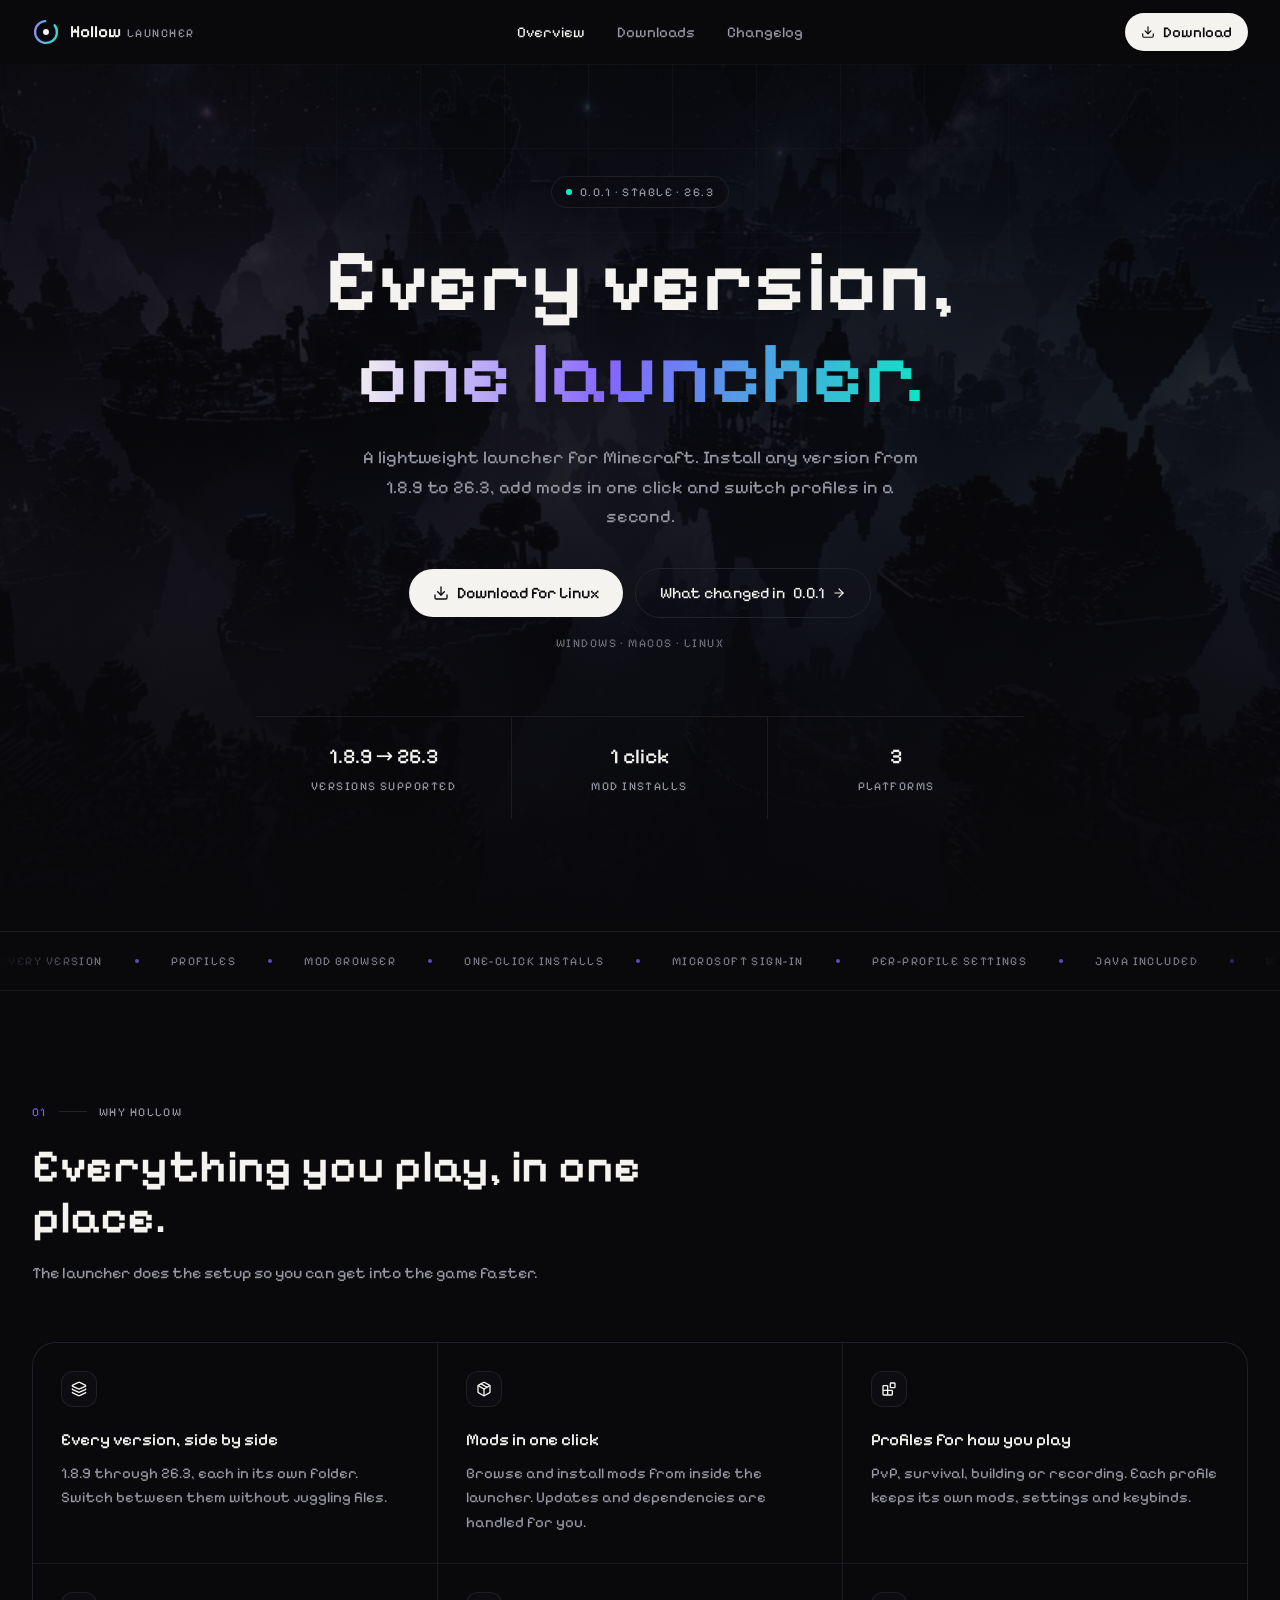
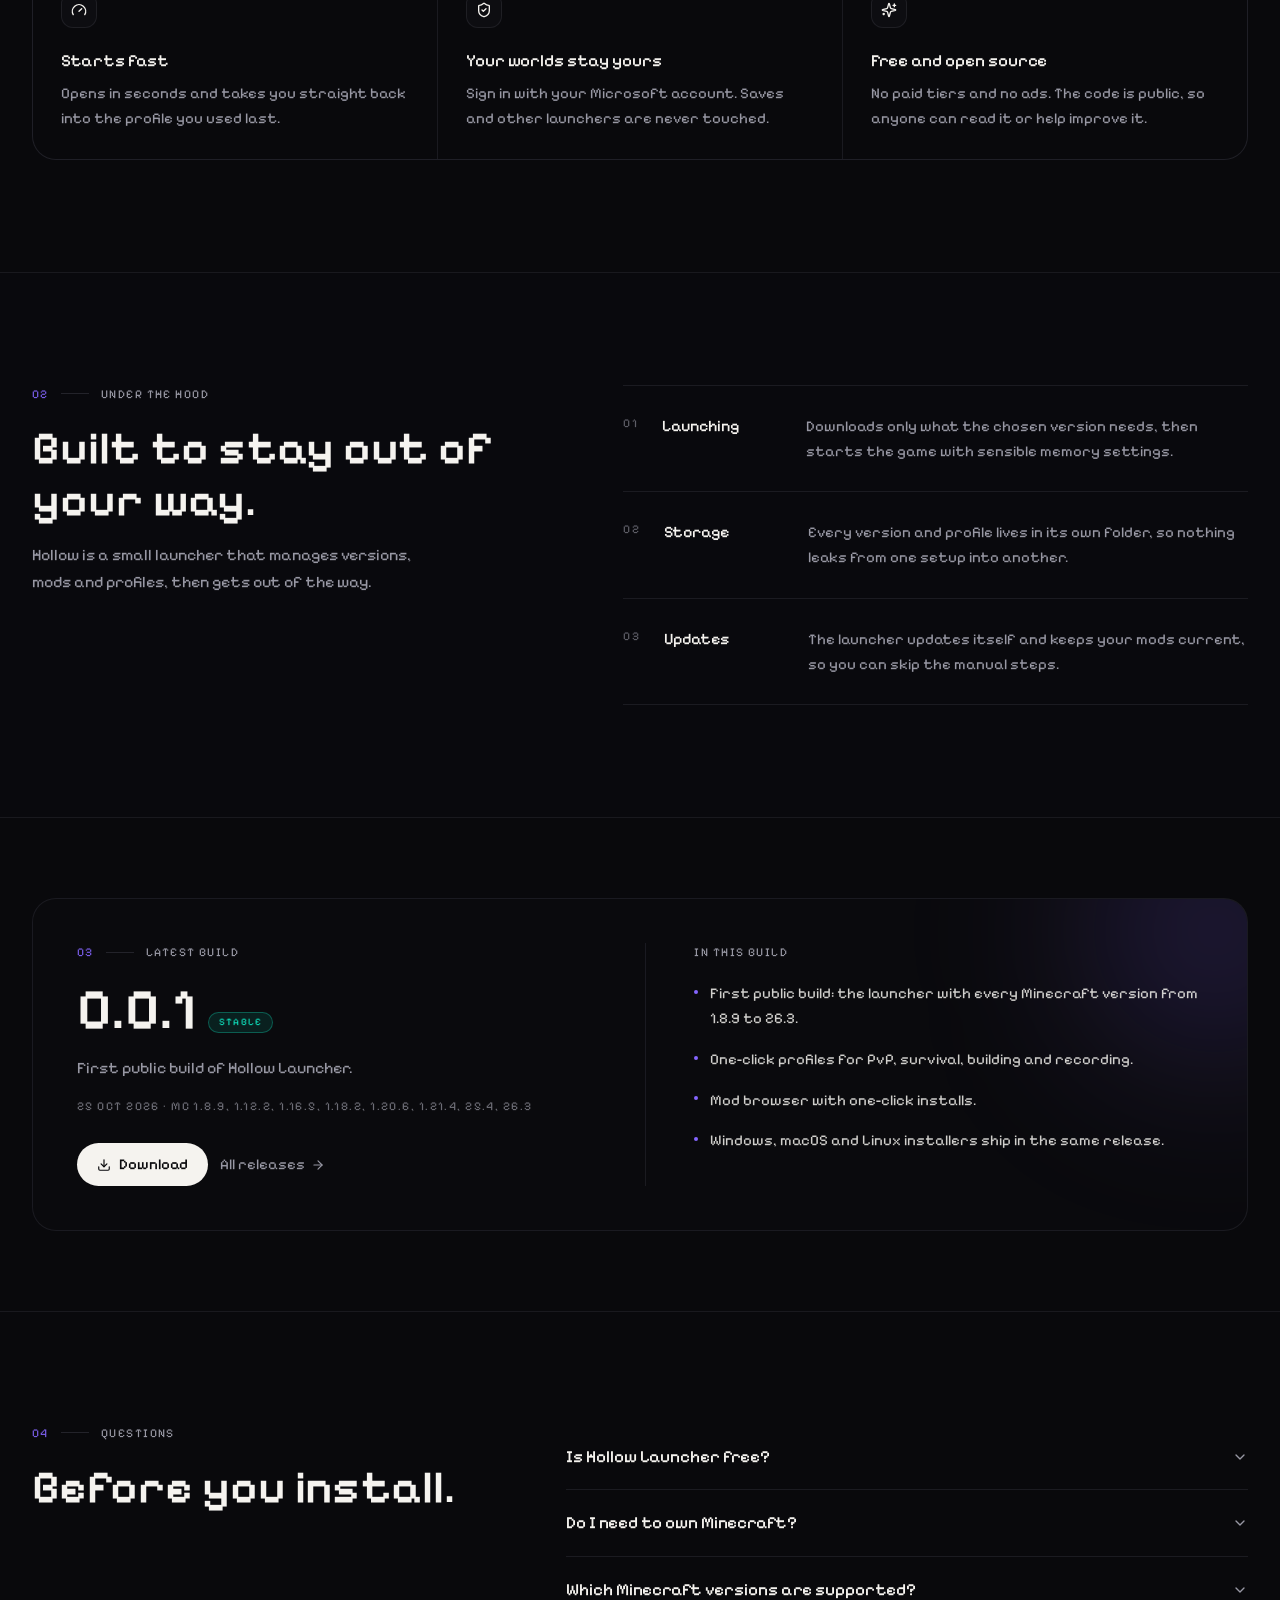
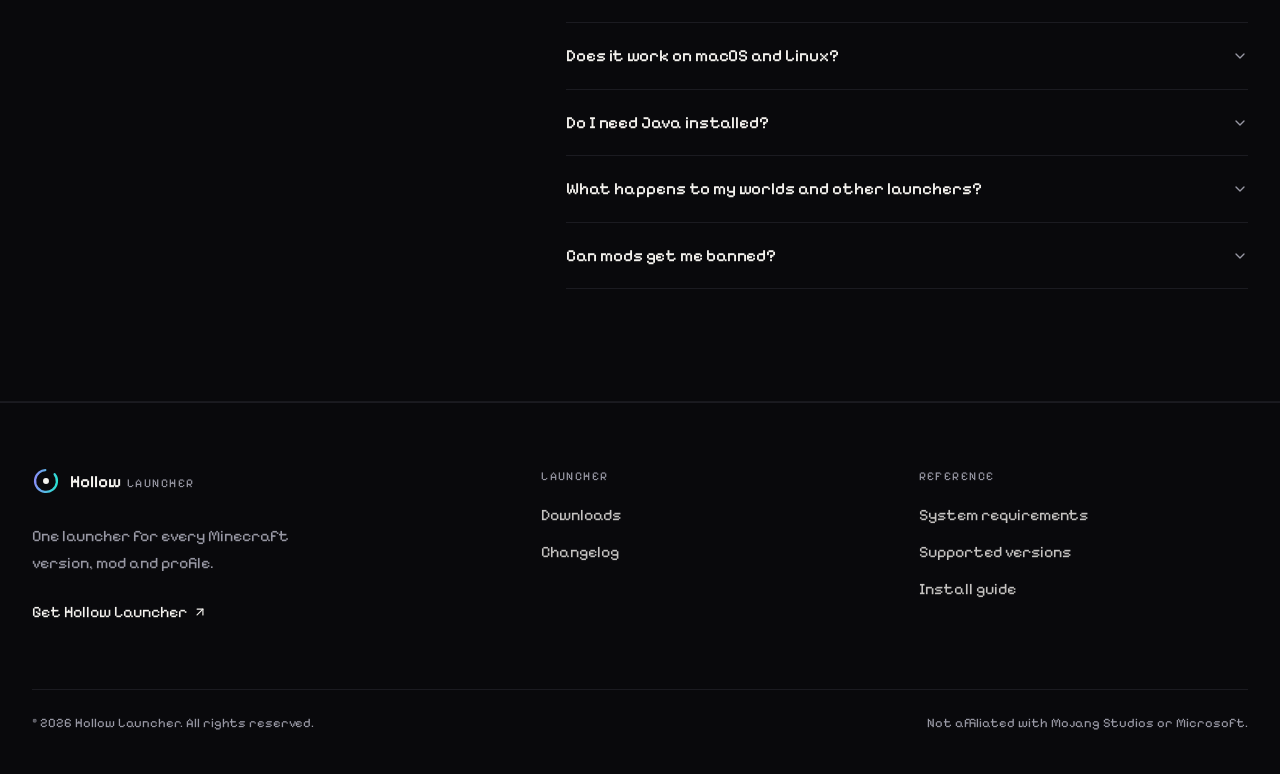
<file: index.html>
<!DOCTYPE html>
<html lang="en">
<head>
<meta charset="utf-8">
<meta name="viewport" content="width=device-width, initial-scale=1">
<title>Hollow Launcher</title>
<meta name="description" content="Hollow Launcher is a lightweight Minecraft launcher for 1.8.9 through 26.3. Every version side by side, one-click mod installs and profiles. Free and open source.">
<meta name="theme-color" content="#08080B">
<meta property="og:type" content="website">
<meta property="og:title" content="Hollow Launcher">
<meta property="og:description" content="Hollow Launcher is a lightweight Minecraft launcher for 1.8.9 through 26.3. Every version side by side, one-click mod installs and profiles. Free and open source.">
<meta name="twitter:card" content="summary_large_image">
<link rel="icon" href="favicon.svg" type="image/svg+xml">
<link rel="stylesheet" href="style.css">
</head>
<body data-page="home">
<svg xmlns="http://www.w3.org/2000/svg" style="display:none" aria-hidden="true">
<symbol id="i-download" viewBox="0 0 24 24"><path d="M21 15v4a2 2 0 0 1-2 2H5a2 2 0 0 1-2-2v-4"/><polyline points="7 10 12 15 17 10"/><line x1="12" x2="12" y1="15" y2="3"/></symbol>
<symbol id="i-arrow-right" viewBox="0 0 24 24"><path d="M5 12h14"/><path d="m12 5 7 7-7 7"/></symbol>
<symbol id="i-arrow-up-right" viewBox="0 0 24 24"><path d="M7 7h10v10"/><path d="M7 17 17 7"/></symbol>
<symbol id="i-menu" viewBox="0 0 24 24"><line x1="4" x2="20" y1="12" y2="12"/><line x1="4" x2="20" y1="6" y2="6"/><line x1="4" x2="20" y1="18" y2="18"/></symbol>
<symbol id="i-x" viewBox="0 0 24 24"><path d="M18 6 6 18"/><path d="m6 6 12 12"/></symbol>
<symbol id="i-check" viewBox="0 0 24 24"><path d="M20 6 9 17l-5-5"/></symbol>
<symbol id="i-chevron-down" viewBox="0 0 24 24"><path d="m6 9 6 6 6-6"/></symbol>
<symbol id="i-gauge" viewBox="0 0 24 24"><path d="m12 14 4-4"/><path d="M3.34 19a10 10 0 1 1 17.32 0"/></symbol>
<symbol id="i-blocks" viewBox="0 0 24 24"><rect width="7" height="7" x="14" y="3" rx="1"/><path d="M10 21V8a1 1 0 0 0-1-1H4a1 1 0 0 0-1 1v12a1 1 0 0 0 1 1h12a1 1 0 0 0 1-1v-5a1 1 0 0 0-1-1H3"/></symbol>
<symbol id="i-layers" viewBox="0 0 24 24"><path d="M12.83 2.18a2 2 0 0 0-1.66 0L2.6 6.08a1 1 0 0 0 0 1.83l8.58 3.91a2 2 0 0 0 1.66 0l8.58-3.9a1 1 0 0 0 0-1.83z"/><path d="M2 12a1 1 0 0 0 .58.91l8.6 3.91a2 2 0 0 0 1.65 0l8.58-3.9A1 1 0 0 0 22 12"/><path d="M2 17a1 1 0 0 0 .58.91l8.6 3.91a2 2 0 0 0 1.65 0l8.58-3.9A1 1 0 0 0 22 17"/></symbol>
<symbol id="i-sparkles" viewBox="0 0 24 24"><path d="M9.937 15.5A2 2 0 0 0 8.5 14.063l-6.135-1.582a.5.5 0 0 1 0-.962L8.5 9.936A2 2 0 0 0 9.937 8.5l1.582-6.135a.5.5 0 0 1 .963 0L14.063 8.5A2 2 0 0 0 15.5 9.937l6.135 1.581a.5.5 0 0 1 0 .964L15.5 14.063a2 2 0 0 0-1.437 1.437l-1.582 6.135a.5.5 0 0 1-.963 0z"/><path d="M20 3v4"/><path d="M22 5h-4"/><path d="M4 17v2"/><path d="M5 18H3"/></symbol>
<symbol id="i-sparkle" viewBox="0 0 24 24"><path d="M9.937 15.5A2 2 0 0 0 8.5 14.063l-6.135-1.582a.5.5 0 0 1 0-.962L8.5 9.936A2 2 0 0 0 9.937 8.5l1.582-6.135a.5.5 0 0 1 .963 0L14.063 8.5A2 2 0 0 0 15.5 9.937l6.135 1.581a.5.5 0 0 1 0 .964L15.5 14.063a2 2 0 0 0-1.437 1.437l-1.582 6.135a.5.5 0 0 1-.963 0z"/></symbol>
<symbol id="i-package" viewBox="0 0 24 24"><path d="M11 21.73a2 2 0 0 0 2 0l7-4A2 2 0 0 0 21 16V8a2 2 0 0 0-1-1.73l-7-4a2 2 0 0 0-2 0l-7 4A2 2 0 0 0 3 8v8a2 2 0 0 0 1 1.73z"/><path d="M12 22V12"/><polyline points="3.29 7 12 12 20.71 7"/><path d="m7.5 4.27 9 5.15"/></symbol>
<symbol id="i-shield-check" viewBox="0 0 24 24"><path d="M20 13c0 5-3.5 7.5-7.66 8.95a1 1 0 0 1-.67-.01C7.5 20.5 4 18 4 13V6a1 1 0 0 1 1-1c2 0 4.5-1.2 6.24-2.72a1.17 1.17 0 0 1 1.52 0C14.51 3.81 17 5 19 5a1 1 0 0 1 1 1z"/><path d="m9 12 2 2 4-4"/></symbol>
<symbol id="i-monitor" viewBox="0 0 24 24"><rect width="20" height="14" x="2" y="3" rx="2"/><line x1="8" x2="16" y1="21" y2="21"/><line x1="12" x2="12" y1="17" y2="21"/></symbol>
<symbol id="i-laptop" viewBox="0 0 24 24"><path d="M20 16V7a2 2 0 0 0-2-2H6a2 2 0 0 0-2 2v9m16 0H4m16 0 1.28 2.55a1 1 0 0 1-.9 1.45H3.62a1 1 0 0 1-.9-1.45L4 16"/></symbol>
<symbol id="i-terminal" viewBox="0 0 24 24"><polyline points="4 17 10 11 4 5"/><line x1="12" x2="20" y1="19" y2="19"/></symbol>
<symbol id="i-shirt" viewBox="0 0 24 24"><path d="M20.38 3.46 16 2a4 4 0 0 1-8 0L3.62 3.46a2 2 0 0 0-1.34 2.23l.58 3.47a1 1 0 0 0 .99.84H6v10c0 1.1.9 2 2 2h8a2 2 0 0 0 2-2V10h2.15a1 1 0 0 0 .99-.84l.58-3.47a2 2 0 0 0-1.34-2.23z"/></symbol>
<symbol id="i-feather" viewBox="0 0 24 24"><path d="M12.67 19a2 2 0 0 0 1.416-.588l6.154-6.172a6 6 0 0 0-8.49-8.49L5.586 9.914A2 2 0 0 0 5 11.328V18a1 1 0 0 0 1 1z"/><path d="M16 8 2 22"/><path d="M17.5 15H9"/></symbol>
<symbol id="i-smile" viewBox="0 0 24 24"><circle cx="12" cy="12" r="10"/><path d="M8 14s1.5 2 4 2 4-2 4-2"/><line x1="9" x2="9.01" y1="9" y2="9"/><line x1="15" x2="15.01" y1="9" y2="9"/></symbol>
<symbol id="i-crown" viewBox="0 0 24 24"><path d="M11.562 3.266a.5.5 0 0 1 .876 0L15.39 8.87a1 1 0 0 0 1.516.294L21.183 5.5a.5.5 0 0 1 .798.519l-2.834 10.246a1 1 0 0 1-.956.734H5.81a1 1 0 0 1-.957-.734L2.02 6.02a.5.5 0 0 1 .798-.519l4.276 3.664a1 1 0 0 0 1.516-.294z"/><path d="M5 21h14"/></symbol>
</svg>
<header class="site-header"><div class="wrap">
<div class="header-row"><a class="brand" href="index.html" aria-label="Hollow Launcher home"><svg viewBox="0 0 32 32" aria-hidden="true"><defs><linearGradient id="mark-h" x1="0" y1="0" x2="1" y2="1"><stop offset="0%" stop-color="hsl(252 100% 75%)"/><stop offset="100%" stop-color="hsl(170 88% 52%)"/></linearGradient></defs><circle cx="16" cy="16" r="12.5" fill="none" stroke="url(#mark-h)" stroke-width="2.6" stroke-linecap="round" stroke-dasharray="66 13" transform="rotate(-38 16 16)"/><circle cx="16" cy="16" r="3.4" fill="hsl(40 22% 95%)"/></svg><span class="brand-name"><b>Hollow</b><span>launcher</span></span></a>
<nav class="nav" aria-label="Main"><a href="index.html" aria-current="page">Overview</a><a href="downloads.html">Downloads</a><a href="changelog.html">Changelog</a></nav>
<div class="header-actions">
<a class="btn btn-solid header-cta" href="downloads.html"><svg class="icon icon-sm" aria-hidden="true"><use href="#i-download"/></svg>Download</a>
<button class="menu-btn" type="button" aria-label="Toggle menu" aria-expanded="false"><svg class="icon i-open" aria-hidden="true"><use href="#i-menu"/></svg><svg class="icon i-close" aria-hidden="true"><use href="#i-x"/></svg></button>
</div></div>
<nav class="mobile-nav" aria-label="Mobile"><a href="index.html" aria-current="page">Overview</a><a href="downloads.html">Downloads</a><a href="changelog.html">Changelog</a><a class="btn btn-solid" href="downloads.html">Download</a></nav>
</div></header>
<main>
<section class="hero band">
<div class="hero-bg"><img src="hero.jpg" alt="Voxel terrain floating in a void" width="1528" height="815" fetchpriority="high"><div class="shade"></div><div class="grid-fade"></div></div>
<div class="wrap hero-inner">
<div class="hero-copy animate-rise">
<span class="pill"><span class="ping"></span><span id="hero-badge-text">0.0.1 · stable · 26.3</span></span>
<h1>Every version,<br><span class="text-gradient">one launcher.</span></h1>
<p class="hero-lead">A lightweight launcher for Minecraft. Install any version from 1.8.9 to 26.3, add mods in one click and switch profiles in a second.</p>
<div class="hero-actions">
<a class="btn btn-solid btn-lg" href="downloads.html"><svg class="icon" aria-hidden="true"><use href="#i-download"/></svg><span id="hero-download-label">Download for Windows</span></a>
<a class="btn btn-outline btn-lg" href="changelog.html">What changed in <span data-latest-version>0.0.1</span><svg class="icon icon-sm arrow" aria-hidden="true"><use href="#i-arrow-right"/></svg></a>
</div>
<p class="hero-platforms">Windows · macOS · Linux</p>
</div>
<div class="hero-stats"><div><b>1.8.9 → 26.3</b><span>Versions supported</span></div><div><b>1 click</b><span>Mod installs</span></div><div><b>3</b><span>Platforms</span></div></div>
</div>
</section>
<div class="band"><div class="marquee" aria-hidden="true"><div class="marquee-track"><span>Every version</span><span>Profiles</span><span>Mod browser</span><span>One-click installs</span><span>Microsoft sign-in</span><span>Per-profile settings</span><span>Java included</span><span>Windows</span><span>macOS</span><span>Linux</span><span>No ads</span><span>Open source</span><span>Every version</span><span>Profiles</span><span>Mod browser</span><span>One-click installs</span><span>Microsoft sign-in</span><span>Per-profile settings</span><span>Java included</span><span>Windows</span><span>macOS</span><span>Linux</span><span>No ads</span><span>Open source</span></div></div></div>
<section class="band"><div class="wrap section">
<div class="section-head"><div class="eyebrow"><span class="idx">01</span><span class="rule"></span><span class="lbl">Why Hollow</span></div><h2 class="h-section">Everything you play, in one place.</h2><p class="lead">The launcher does the setup so you can get into the game faster.</p></div>
<div class="features"><div class="feature"><div class="ico"><svg class="icon" aria-hidden="true"><use href="#i-layers"/></svg></div><h3>Every version, side by side</h3><p>1.8.9 through 26.3, each in its own folder. Switch between them without juggling files.</p></div><div class="feature"><div class="ico"><svg class="icon" aria-hidden="true"><use href="#i-package"/></svg></div><h3>Mods in one click</h3><p>Browse and install mods from inside the launcher. Updates and dependencies are handled for you.</p></div><div class="feature"><div class="ico"><svg class="icon" aria-hidden="true"><use href="#i-blocks"/></svg></div><h3>Profiles for how you play</h3><p>PvP, survival, building or recording. Each profile keeps its own mods, settings and keybinds.</p></div><div class="feature"><div class="ico"><svg class="icon" aria-hidden="true"><use href="#i-gauge"/></svg></div><h3>Starts fast</h3><p>Opens in seconds and takes you straight back into the profile you used last.</p></div><div class="feature"><div class="ico"><svg class="icon" aria-hidden="true"><use href="#i-shield-check"/></svg></div><h3>Your worlds stay yours</h3><p>Sign in with your Microsoft account. Saves and other launchers are never touched.</p></div><div class="feature"><div class="ico"><svg class="icon" aria-hidden="true"><use href="#i-sparkles"/></svg></div><h3>Free and open source</h3><p>No paid tiers and no ads. The code is public, so anyone can read it or help improve it.</p></div></div>
</div></section>
<section class="band band-tint"><div class="wrap section split split-hood">
<div class="sticky-col"><div class="eyebrow"><span class="idx">02</span><span class="rule"></span><span class="lbl">Under the hood</span></div><h2 class="h-section">Built to stay out of your way.</h2><p class="lead" style="max-width:24rem">Hollow is a small launcher that manages versions, mods and profiles, then gets out of the way.</p></div>
<div class="hood-list"><div><span class="n">01</span><h3>Launching</h3><p>Downloads only what the chosen version needs, then starts the game with sensible memory settings.</p></div><div><span class="n">02</span><h3>Storage</h3><p>Every version and profile lives in its own folder, so nothing leaks from one setup into another.</p></div><div><span class="n">03</span><h3>Updates</h3><p>The launcher updates itself and keeps your mods current, so you can skip the manual steps.</p></div></div>
</div></section>
<section class="band"><div class="wrap" style="padding-top:5rem;padding-bottom:5rem"><div class="latest" id="latest-build"></div></div></section>
<section class="band" id="faq"><div class="wrap section split split-faq">
<div><div class="eyebrow"><span class="idx">04</span><span class="rule"></span><span class="lbl">Questions</span></div><h2 class="h-section">Before you install.</h2></div>
<div class="faq"><details><summary>Is Hollow Launcher free?<svg class="icon" aria-hidden="true"><use href="#i-chevron-down"/></svg></summary><p>Yes. The launcher and its source code are free. No paid tiers, no ads.</p></details><details><summary>Do I need to own Minecraft?<svg class="icon" aria-hidden="true"><use href="#i-chevron-down"/></svg></summary><p>Yes. You sign in with the Microsoft account that owns Minecraft: Java Edition.</p></details><details><summary>Which Minecraft versions are supported?<svg class="icon" aria-hidden="true"><use href="#i-chevron-down"/></svg></summary><p>Everything from 1.8.9 through 26.3, installed side by side from a single launcher. New Minecraft releases are added as they ship.</p></details><details><summary>Does it work on macOS and Linux?<svg class="icon" aria-hidden="true"><use href="#i-chevron-down"/></svg></summary><p>Yes. There are builds for Windows, macOS and Linux.</p></details><details><summary>Do I need Java installed?<svg class="icon" aria-hidden="true"><use href="#i-chevron-down"/></svg></summary><p>No. The launcher downloads the Java version each Minecraft version needs and uses it only for Hollow, so nothing else on your machine is touched.</p></details><details><summary>What happens to my worlds and other launchers?<svg class="icon" aria-hidden="true"><use href="#i-chevron-down"/></svg></summary><p>They stay exactly where they are. Hollow keeps its own folder, so the official launcher and any other keep working. Uninstalling leaves your saves untouched.</p></details><details><summary>Can mods get me banned?<svg class="icon" aria-hidden="true"><use href="#i-chevron-down"/></svg></summary><p>The launcher itself does not change how you play, but some servers ban certain mods. Check each server's rules before you install anything.</p></details></div>
</div></section>
</main>
<footer class="site-footer"><div class="wrap">
<div class="footer-top">
<div><span class="brand" style="pointer-events:none"><svg viewBox="0 0 32 32" aria-hidden="true"><defs><linearGradient id="mark-f" x1="0" y1="0" x2="1" y2="1"><stop offset="0%" stop-color="hsl(252 100% 75%)"/><stop offset="100%" stop-color="hsl(170 88% 52%)"/></linearGradient></defs><circle cx="16" cy="16" r="12.5" fill="none" stroke="url(#mark-f)" stroke-width="2.6" stroke-linecap="round" stroke-dasharray="66 13" transform="rotate(-38 16 16)"/><circle cx="16" cy="16" r="3.4" fill="hsl(40 22% 95%)"/></svg><span class="brand-name"><b>Hollow</b><span>launcher</span></span></span>
<p>One launcher for every Minecraft version, mod and profile.</p>
<a class="get" href="downloads.html">Get Hollow Launcher <svg class="icon icon-sm" aria-hidden="true"><use href="#i-arrow-up-right"/></svg></a></div>
<div><h4>Launcher</h4><ul><li><a href="downloads.html">Downloads</a></li><li><a href="changelog.html">Changelog</a></li></ul></div>
<div><h4>Reference</h4><ul><li><a href="downloads.html#requirements">System requirements</a></li><li><a href="downloads.html#requirements">Supported versions</a></li><li><a href="downloads.html#install">Install guide</a></li></ul></div>
</div>
<div class="footer-bottom"><p>© 2026 Hollow Launcher. All rights reserved.</p><p>Not affiliated with Mojang Studios or Microsoft.</p></div>
</div></footer>
<script src="data.js"></script>
<script src="app.js"></script>
</body>
</html>
</file>
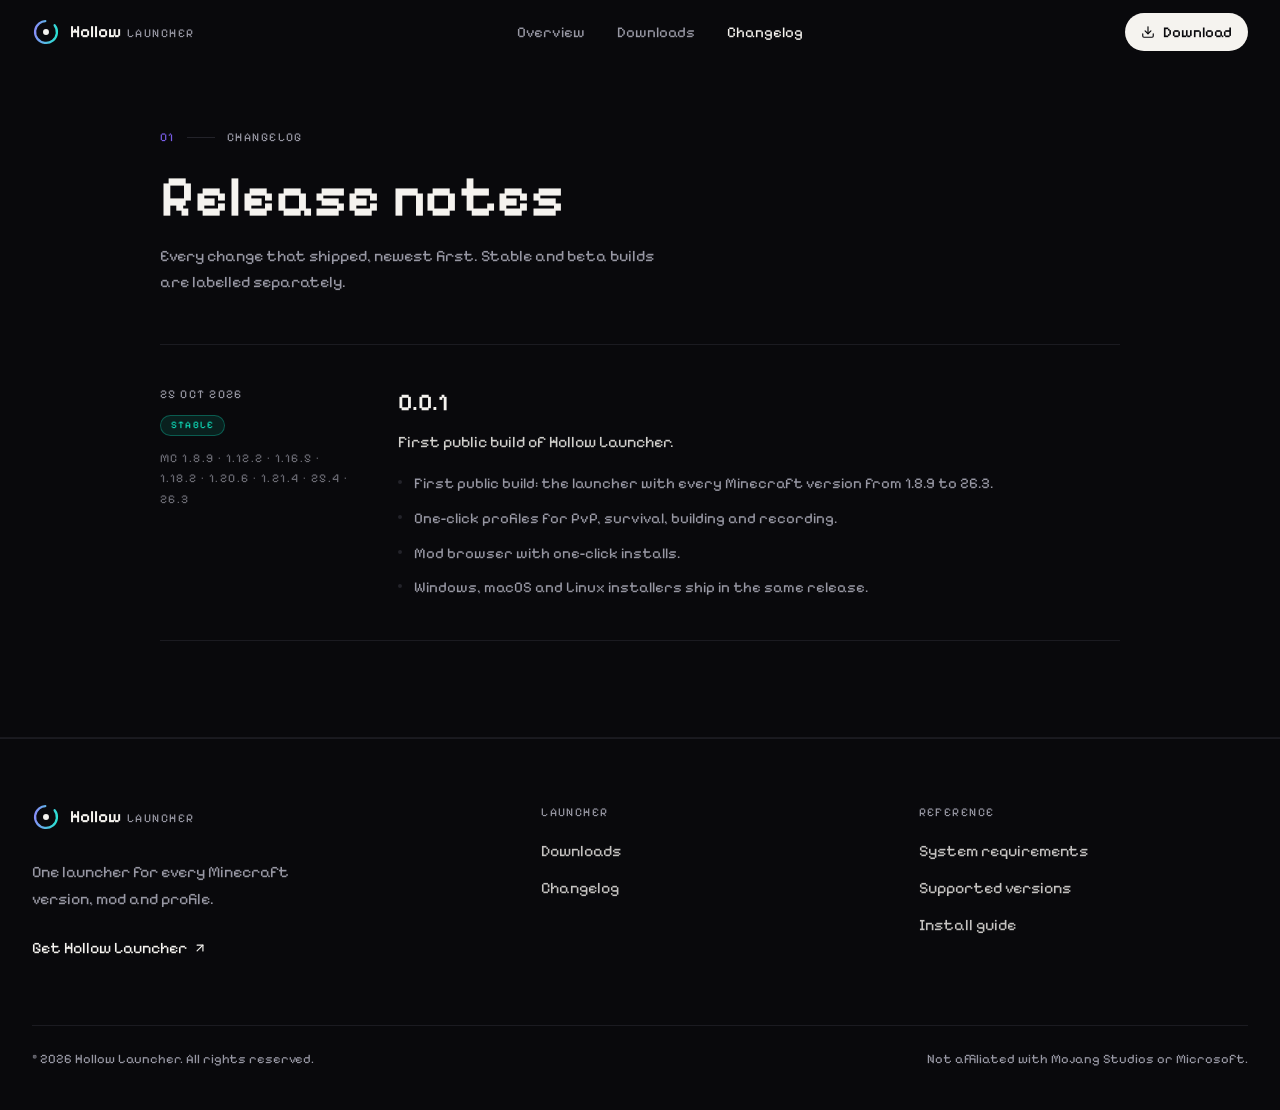
<file: changelog.html>
<!DOCTYPE html>
<html lang="en">
<head>
<meta charset="utf-8">
<meta name="viewport" content="width=device-width, initial-scale=1">
<title>Changelog — Hollow Launcher</title>
<meta name="description" content="Every Hollow Launcher release, newest first.">
<meta name="theme-color" content="#08080B">
<meta property="og:type" content="website">
<meta property="og:title" content="Changelog — Hollow Launcher">
<meta property="og:description" content="Every Hollow Launcher release, newest first.">
<meta name="twitter:card" content="summary_large_image">
<link rel="icon" href="favicon.svg" type="image/svg+xml">
<link rel="stylesheet" href="style.css">
</head>
<body data-page="changelog">
<svg xmlns="http://www.w3.org/2000/svg" style="display:none" aria-hidden="true">
<symbol id="i-download" viewBox="0 0 24 24"><path d="M21 15v4a2 2 0 0 1-2 2H5a2 2 0 0 1-2-2v-4"/><polyline points="7 10 12 15 17 10"/><line x1="12" x2="12" y1="15" y2="3"/></symbol>
<symbol id="i-arrow-right" viewBox="0 0 24 24"><path d="M5 12h14"/><path d="m12 5 7 7-7 7"/></symbol>
<symbol id="i-arrow-up-right" viewBox="0 0 24 24"><path d="M7 7h10v10"/><path d="M7 17 17 7"/></symbol>
<symbol id="i-menu" viewBox="0 0 24 24"><line x1="4" x2="20" y1="12" y2="12"/><line x1="4" x2="20" y1="6" y2="6"/><line x1="4" x2="20" y1="18" y2="18"/></symbol>
<symbol id="i-x" viewBox="0 0 24 24"><path d="M18 6 6 18"/><path d="m6 6 12 12"/></symbol>
<symbol id="i-check" viewBox="0 0 24 24"><path d="M20 6 9 17l-5-5"/></symbol>
<symbol id="i-chevron-down" viewBox="0 0 24 24"><path d="m6 9 6 6 6-6"/></symbol>
<symbol id="i-gauge" viewBox="0 0 24 24"><path d="m12 14 4-4"/><path d="M3.34 19a10 10 0 1 1 17.32 0"/></symbol>
<symbol id="i-blocks" viewBox="0 0 24 24"><rect width="7" height="7" x="14" y="3" rx="1"/><path d="M10 21V8a1 1 0 0 0-1-1H4a1 1 0 0 0-1 1v12a1 1 0 0 0 1 1h12a1 1 0 0 0 1-1v-5a1 1 0 0 0-1-1H3"/></symbol>
<symbol id="i-layers" viewBox="0 0 24 24"><path d="M12.83 2.18a2 2 0 0 0-1.66 0L2.6 6.08a1 1 0 0 0 0 1.83l8.58 3.91a2 2 0 0 0 1.66 0l8.58-3.9a1 1 0 0 0 0-1.83z"/><path d="M2 12a1 1 0 0 0 .58.91l8.6 3.91a2 2 0 0 0 1.65 0l8.58-3.9A1 1 0 0 0 22 12"/><path d="M2 17a1 1 0 0 0 .58.91l8.6 3.91a2 2 0 0 0 1.65 0l8.58-3.9A1 1 0 0 0 22 17"/></symbol>
<symbol id="i-sparkles" viewBox="0 0 24 24"><path d="M9.937 15.5A2 2 0 0 0 8.5 14.063l-6.135-1.582a.5.5 0 0 1 0-.962L8.5 9.936A2 2 0 0 0 9.937 8.5l1.582-6.135a.5.5 0 0 1 .963 0L14.063 8.5A2 2 0 0 0 15.5 9.937l6.135 1.581a.5.5 0 0 1 0 .964L15.5 14.063a2 2 0 0 0-1.437 1.437l-1.582 6.135a.5.5 0 0 1-.963 0z"/><path d="M20 3v4"/><path d="M22 5h-4"/><path d="M4 17v2"/><path d="M5 18H3"/></symbol>
<symbol id="i-sparkle" viewBox="0 0 24 24"><path d="M9.937 15.5A2 2 0 0 0 8.5 14.063l-6.135-1.582a.5.5 0 0 1 0-.962L8.5 9.936A2 2 0 0 0 9.937 8.5l1.582-6.135a.5.5 0 0 1 .963 0L14.063 8.5A2 2 0 0 0 15.5 9.937l6.135 1.581a.5.5 0 0 1 0 .964L15.5 14.063a2 2 0 0 0-1.437 1.437l-1.582 6.135a.5.5 0 0 1-.963 0z"/></symbol>
<symbol id="i-package" viewBox="0 0 24 24"><path d="M11 21.73a2 2 0 0 0 2 0l7-4A2 2 0 0 0 21 16V8a2 2 0 0 0-1-1.73l-7-4a2 2 0 0 0-2 0l-7 4A2 2 0 0 0 3 8v8a2 2 0 0 0 1 1.73z"/><path d="M12 22V12"/><polyline points="3.29 7 12 12 20.71 7"/><path d="m7.5 4.27 9 5.15"/></symbol>
<symbol id="i-shield-check" viewBox="0 0 24 24"><path d="M20 13c0 5-3.5 7.5-7.66 8.95a1 1 0 0 1-.67-.01C7.5 20.5 4 18 4 13V6a1 1 0 0 1 1-1c2 0 4.5-1.2 6.24-2.72a1.17 1.17 0 0 1 1.52 0C14.51 3.81 17 5 19 5a1 1 0 0 1 1 1z"/><path d="m9 12 2 2 4-4"/></symbol>
<symbol id="i-monitor" viewBox="0 0 24 24"><rect width="20" height="14" x="2" y="3" rx="2"/><line x1="8" x2="16" y1="21" y2="21"/><line x1="12" x2="12" y1="17" y2="21"/></symbol>
<symbol id="i-laptop" viewBox="0 0 24 24"><path d="M20 16V7a2 2 0 0 0-2-2H6a2 2 0 0 0-2 2v9m16 0H4m16 0 1.28 2.55a1 1 0 0 1-.9 1.45H3.62a1 1 0 0 1-.9-1.45L4 16"/></symbol>
<symbol id="i-terminal" viewBox="0 0 24 24"><polyline points="4 17 10 11 4 5"/><line x1="12" x2="20" y1="19" y2="19"/></symbol>
<symbol id="i-shirt" viewBox="0 0 24 24"><path d="M20.38 3.46 16 2a4 4 0 0 1-8 0L3.62 3.46a2 2 0 0 0-1.34 2.23l.58 3.47a1 1 0 0 0 .99.84H6v10c0 1.1.9 2 2 2h8a2 2 0 0 0 2-2V10h2.15a1 1 0 0 0 .99-.84l.58-3.47a2 2 0 0 0-1.34-2.23z"/></symbol>
<symbol id="i-feather" viewBox="0 0 24 24"><path d="M12.67 19a2 2 0 0 0 1.416-.588l6.154-6.172a6 6 0 0 0-8.49-8.49L5.586 9.914A2 2 0 0 0 5 11.328V18a1 1 0 0 0 1 1z"/><path d="M16 8 2 22"/><path d="M17.5 15H9"/></symbol>
<symbol id="i-smile" viewBox="0 0 24 24"><circle cx="12" cy="12" r="10"/><path d="M8 14s1.5 2 4 2 4-2 4-2"/><line x1="9" x2="9.01" y1="9" y2="9"/><line x1="15" x2="15.01" y1="9" y2="9"/></symbol>
<symbol id="i-crown" viewBox="0 0 24 24"><path d="M11.562 3.266a.5.5 0 0 1 .876 0L15.39 8.87a1 1 0 0 0 1.516.294L21.183 5.5a.5.5 0 0 1 .798.519l-2.834 10.246a1 1 0 0 1-.956.734H5.81a1 1 0 0 1-.957-.734L2.02 6.02a.5.5 0 0 1 .798-.519l4.276 3.664a1 1 0 0 0 1.516-.294z"/><path d="M5 21h14"/></symbol>
</svg>
<header class="site-header"><div class="wrap">
<div class="header-row"><a class="brand" href="index.html" aria-label="Hollow Launcher home"><svg viewBox="0 0 32 32" aria-hidden="true"><defs><linearGradient id="mark-h" x1="0" y1="0" x2="1" y2="1"><stop offset="0%" stop-color="hsl(252 100% 75%)"/><stop offset="100%" stop-color="hsl(170 88% 52%)"/></linearGradient></defs><circle cx="16" cy="16" r="12.5" fill="none" stroke="url(#mark-h)" stroke-width="2.6" stroke-linecap="round" stroke-dasharray="66 13" transform="rotate(-38 16 16)"/><circle cx="16" cy="16" r="3.4" fill="hsl(40 22% 95%)"/></svg><span class="brand-name"><b>Hollow</b><span>launcher</span></span></a>
<nav class="nav" aria-label="Main"><a href="index.html">Overview</a><a href="downloads.html">Downloads</a><a href="changelog.html" aria-current="page">Changelog</a></nav>
<div class="header-actions">
<a class="btn btn-solid header-cta" href="downloads.html"><svg class="icon icon-sm" aria-hidden="true"><use href="#i-download"/></svg>Download</a>
<button class="menu-btn" type="button" aria-label="Toggle menu" aria-expanded="false"><svg class="icon i-open" aria-hidden="true"><use href="#i-menu"/></svg><svg class="icon i-close" aria-hidden="true"><use href="#i-x"/></svg></button>
</div></div>
<nav class="mobile-nav" aria-label="Mobile"><a href="index.html">Overview</a><a href="downloads.html">Downloads</a><a href="changelog.html" aria-current="page">Changelog</a><a class="btn btn-solid" href="downloads.html">Download</a></nav>
</div></header>
<main>
<section class="band"><div class="wrap wrap-narrow" style="padding-top:4rem;padding-bottom:6rem">
<div class="eyebrow"><span class="idx">01</span><span class="rule"></span><span class="lbl">Changelog</span></div><h1 class="h-page">Release notes</h1>
<p class="lead" style="max-width:32rem">Every change that shipped, newest first. Stable and beta builds are labelled separately.</p>
<div class="release-list" id="release-list"></div>
</div></section>
</main>
<footer class="site-footer"><div class="wrap">
<div class="footer-top">
<div><span class="brand" style="pointer-events:none"><svg viewBox="0 0 32 32" aria-hidden="true"><defs><linearGradient id="mark-f" x1="0" y1="0" x2="1" y2="1"><stop offset="0%" stop-color="hsl(252 100% 75%)"/><stop offset="100%" stop-color="hsl(170 88% 52%)"/></linearGradient></defs><circle cx="16" cy="16" r="12.5" fill="none" stroke="url(#mark-f)" stroke-width="2.6" stroke-linecap="round" stroke-dasharray="66 13" transform="rotate(-38 16 16)"/><circle cx="16" cy="16" r="3.4" fill="hsl(40 22% 95%)"/></svg><span class="brand-name"><b>Hollow</b><span>launcher</span></span></span>
<p>One launcher for every Minecraft version, mod and profile.</p>
<a class="get" href="downloads.html">Get Hollow Launcher <svg class="icon icon-sm" aria-hidden="true"><use href="#i-arrow-up-right"/></svg></a></div>
<div><h4>Launcher</h4><ul><li><a href="downloads.html">Downloads</a></li><li><a href="changelog.html">Changelog</a></li></ul></div>
<div><h4>Reference</h4><ul><li><a href="downloads.html#requirements">System requirements</a></li><li><a href="downloads.html#requirements">Supported versions</a></li><li><a href="downloads.html#install">Install guide</a></li></ul></div>
</div>
<div class="footer-bottom"><p>© 2026 Hollow Launcher. All rights reserved.</p><p>Not affiliated with Mojang Studios or Microsoft.</p></div>
</div></footer>
<script src="data.js"></script>
<script src="app.js"></script>
</body>
</html>
</file>
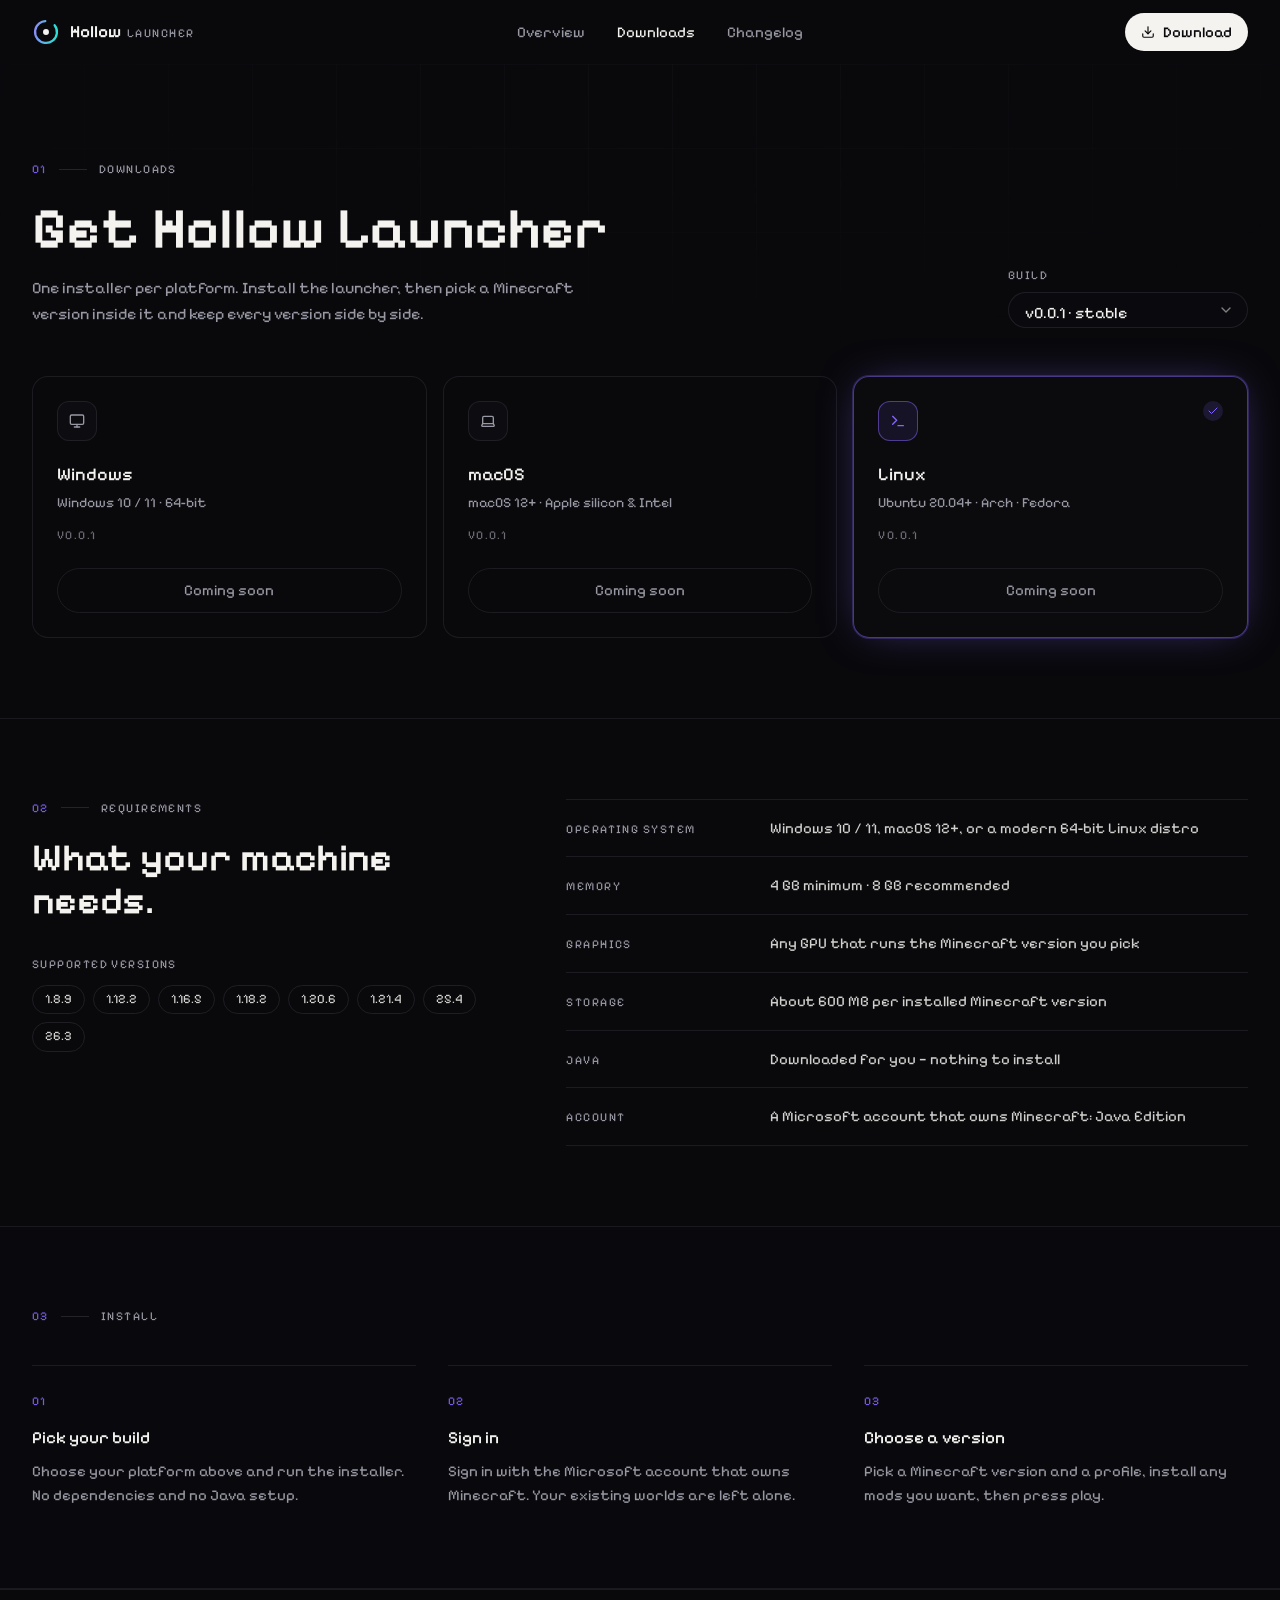
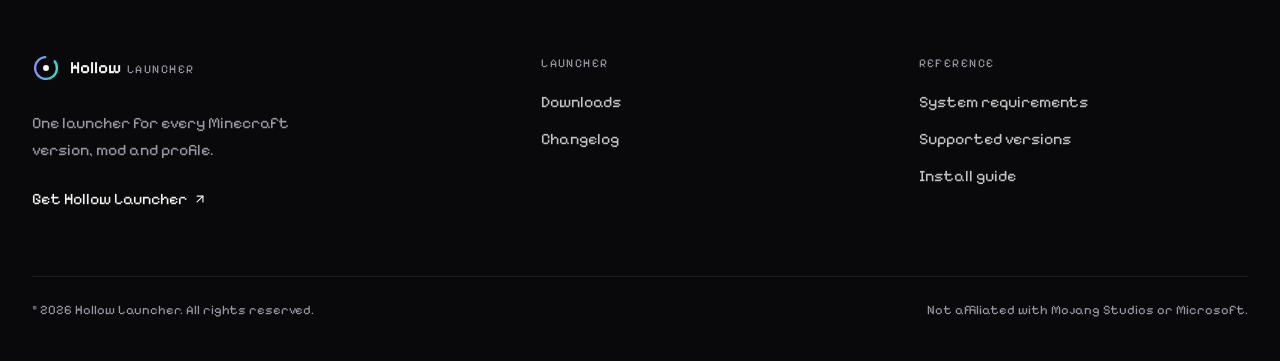
<file: downloads.html>
<!DOCTYPE html>
<html lang="en">
<head>
<meta charset="utf-8">
<meta name="viewport" content="width=device-width, initial-scale=1">
<title>Downloads — Hollow Launcher</title>
<meta name="description" content="Download Hollow Launcher for Windows, macOS and Linux. One installer per platform.">
<meta name="theme-color" content="#08080B">
<meta property="og:type" content="website">
<meta property="og:title" content="Downloads — Hollow Launcher">
<meta property="og:description" content="Download Hollow Launcher for Windows, macOS and Linux. One installer per platform.">
<meta name="twitter:card" content="summary_large_image">
<link rel="icon" href="favicon.svg" type="image/svg+xml">
<link rel="stylesheet" href="style.css">
</head>
<body data-page="downloads">
<svg xmlns="http://www.w3.org/2000/svg" style="display:none" aria-hidden="true">
<symbol id="i-download" viewBox="0 0 24 24"><path d="M21 15v4a2 2 0 0 1-2 2H5a2 2 0 0 1-2-2v-4"/><polyline points="7 10 12 15 17 10"/><line x1="12" x2="12" y1="15" y2="3"/></symbol>
<symbol id="i-arrow-right" viewBox="0 0 24 24"><path d="M5 12h14"/><path d="m12 5 7 7-7 7"/></symbol>
<symbol id="i-arrow-up-right" viewBox="0 0 24 24"><path d="M7 7h10v10"/><path d="M7 17 17 7"/></symbol>
<symbol id="i-menu" viewBox="0 0 24 24"><line x1="4" x2="20" y1="12" y2="12"/><line x1="4" x2="20" y1="6" y2="6"/><line x1="4" x2="20" y1="18" y2="18"/></symbol>
<symbol id="i-x" viewBox="0 0 24 24"><path d="M18 6 6 18"/><path d="m6 6 12 12"/></symbol>
<symbol id="i-check" viewBox="0 0 24 24"><path d="M20 6 9 17l-5-5"/></symbol>
<symbol id="i-chevron-down" viewBox="0 0 24 24"><path d="m6 9 6 6 6-6"/></symbol>
<symbol id="i-gauge" viewBox="0 0 24 24"><path d="m12 14 4-4"/><path d="M3.34 19a10 10 0 1 1 17.32 0"/></symbol>
<symbol id="i-blocks" viewBox="0 0 24 24"><rect width="7" height="7" x="14" y="3" rx="1"/><path d="M10 21V8a1 1 0 0 0-1-1H4a1 1 0 0 0-1 1v12a1 1 0 0 0 1 1h12a1 1 0 0 0 1-1v-5a1 1 0 0 0-1-1H3"/></symbol>
<symbol id="i-layers" viewBox="0 0 24 24"><path d="M12.83 2.18a2 2 0 0 0-1.66 0L2.6 6.08a1 1 0 0 0 0 1.83l8.58 3.91a2 2 0 0 0 1.66 0l8.58-3.9a1 1 0 0 0 0-1.83z"/><path d="M2 12a1 1 0 0 0 .58.91l8.6 3.91a2 2 0 0 0 1.65 0l8.58-3.9A1 1 0 0 0 22 12"/><path d="M2 17a1 1 0 0 0 .58.91l8.6 3.91a2 2 0 0 0 1.65 0l8.58-3.9A1 1 0 0 0 22 17"/></symbol>
<symbol id="i-sparkles" viewBox="0 0 24 24"><path d="M9.937 15.5A2 2 0 0 0 8.5 14.063l-6.135-1.582a.5.5 0 0 1 0-.962L8.5 9.936A2 2 0 0 0 9.937 8.5l1.582-6.135a.5.5 0 0 1 .963 0L14.063 8.5A2 2 0 0 0 15.5 9.937l6.135 1.581a.5.5 0 0 1 0 .964L15.5 14.063a2 2 0 0 0-1.437 1.437l-1.582 6.135a.5.5 0 0 1-.963 0z"/><path d="M20 3v4"/><path d="M22 5h-4"/><path d="M4 17v2"/><path d="M5 18H3"/></symbol>
<symbol id="i-sparkle" viewBox="0 0 24 24"><path d="M9.937 15.5A2 2 0 0 0 8.5 14.063l-6.135-1.582a.5.5 0 0 1 0-.962L8.5 9.936A2 2 0 0 0 9.937 8.5l1.582-6.135a.5.5 0 0 1 .963 0L14.063 8.5A2 2 0 0 0 15.5 9.937l6.135 1.581a.5.5 0 0 1 0 .964L15.5 14.063a2 2 0 0 0-1.437 1.437l-1.582 6.135a.5.5 0 0 1-.963 0z"/></symbol>
<symbol id="i-package" viewBox="0 0 24 24"><path d="M11 21.73a2 2 0 0 0 2 0l7-4A2 2 0 0 0 21 16V8a2 2 0 0 0-1-1.73l-7-4a2 2 0 0 0-2 0l-7 4A2 2 0 0 0 3 8v8a2 2 0 0 0 1 1.73z"/><path d="M12 22V12"/><polyline points="3.29 7 12 12 20.71 7"/><path d="m7.5 4.27 9 5.15"/></symbol>
<symbol id="i-shield-check" viewBox="0 0 24 24"><path d="M20 13c0 5-3.5 7.5-7.66 8.95a1 1 0 0 1-.67-.01C7.5 20.5 4 18 4 13V6a1 1 0 0 1 1-1c2 0 4.5-1.2 6.24-2.72a1.17 1.17 0 0 1 1.52 0C14.51 3.81 17 5 19 5a1 1 0 0 1 1 1z"/><path d="m9 12 2 2 4-4"/></symbol>
<symbol id="i-monitor" viewBox="0 0 24 24"><rect width="20" height="14" x="2" y="3" rx="2"/><line x1="8" x2="16" y1="21" y2="21"/><line x1="12" x2="12" y1="17" y2="21"/></symbol>
<symbol id="i-laptop" viewBox="0 0 24 24"><path d="M20 16V7a2 2 0 0 0-2-2H6a2 2 0 0 0-2 2v9m16 0H4m16 0 1.28 2.55a1 1 0 0 1-.9 1.45H3.62a1 1 0 0 1-.9-1.45L4 16"/></symbol>
<symbol id="i-terminal" viewBox="0 0 24 24"><polyline points="4 17 10 11 4 5"/><line x1="12" x2="20" y1="19" y2="19"/></symbol>
<symbol id="i-shirt" viewBox="0 0 24 24"><path d="M20.38 3.46 16 2a4 4 0 0 1-8 0L3.62 3.46a2 2 0 0 0-1.34 2.23l.58 3.47a1 1 0 0 0 .99.84H6v10c0 1.1.9 2 2 2h8a2 2 0 0 0 2-2V10h2.15a1 1 0 0 0 .99-.84l.58-3.47a2 2 0 0 0-1.34-2.23z"/></symbol>
<symbol id="i-feather" viewBox="0 0 24 24"><path d="M12.67 19a2 2 0 0 0 1.416-.588l6.154-6.172a6 6 0 0 0-8.49-8.49L5.586 9.914A2 2 0 0 0 5 11.328V18a1 1 0 0 0 1 1z"/><path d="M16 8 2 22"/><path d="M17.5 15H9"/></symbol>
<symbol id="i-smile" viewBox="0 0 24 24"><circle cx="12" cy="12" r="10"/><path d="M8 14s1.5 2 4 2 4-2 4-2"/><line x1="9" x2="9.01" y1="9" y2="9"/><line x1="15" x2="15.01" y1="9" y2="9"/></symbol>
<symbol id="i-crown" viewBox="0 0 24 24"><path d="M11.562 3.266a.5.5 0 0 1 .876 0L15.39 8.87a1 1 0 0 0 1.516.294L21.183 5.5a.5.5 0 0 1 .798.519l-2.834 10.246a1 1 0 0 1-.956.734H5.81a1 1 0 0 1-.957-.734L2.02 6.02a.5.5 0 0 1 .798-.519l4.276 3.664a1 1 0 0 0 1.516-.294z"/><path d="M5 21h14"/></symbol>
</svg>
<header class="site-header"><div class="wrap">
<div class="header-row"><a class="brand" href="index.html" aria-label="Hollow Launcher home"><svg viewBox="0 0 32 32" aria-hidden="true"><defs><linearGradient id="mark-h" x1="0" y1="0" x2="1" y2="1"><stop offset="0%" stop-color="hsl(252 100% 75%)"/><stop offset="100%" stop-color="hsl(170 88% 52%)"/></linearGradient></defs><circle cx="16" cy="16" r="12.5" fill="none" stroke="url(#mark-h)" stroke-width="2.6" stroke-linecap="round" stroke-dasharray="66 13" transform="rotate(-38 16 16)"/><circle cx="16" cy="16" r="3.4" fill="hsl(40 22% 95%)"/></svg><span class="brand-name"><b>Hollow</b><span>launcher</span></span></a>
<nav class="nav" aria-label="Main"><a href="index.html">Overview</a><a href="downloads.html" aria-current="page">Downloads</a><a href="changelog.html">Changelog</a></nav>
<div class="header-actions">
<a class="btn btn-solid header-cta" href="downloads.html"><svg class="icon icon-sm" aria-hidden="true"><use href="#i-download"/></svg>Download</a>
<button class="menu-btn" type="button" aria-label="Toggle menu" aria-expanded="false"><svg class="icon i-open" aria-hidden="true"><use href="#i-menu"/></svg><svg class="icon i-close" aria-hidden="true"><use href="#i-x"/></svg></button>
</div></div>
<nav class="mobile-nav" aria-label="Mobile"><a href="index.html">Overview</a><a href="downloads.html" aria-current="page">Downloads</a><a href="changelog.html">Changelog</a><a class="btn btn-solid" href="downloads.html">Download</a></nav>
</div></header>
<main>
<section class="page-hero band"><div class="grid-fade"></div>
<div class="wrap page-hero-inner">
<div class="page-hero-row">
<div class="copy"><div class="eyebrow"><span class="idx">01</span><span class="rule"></span><span class="lbl">Downloads</span></div><h1 class="h-page">Get Hollow Launcher</h1><p class="lead">One installer per platform. Install the launcher, then pick a Minecraft version inside it and keep every version side by side.</p></div>
<div id="build-field"><p class="field-label">Build</p><div class="select"><select id="build-select" aria-label="Choose a build"></select><svg class="icon" aria-hidden="true"><use href="#i-chevron-down"/></svg></div></div>
</div>
<div class="platforms" id="platforms"></div>
</div></section>
<section class="band" id="requirements"><div class="wrap section split split-req" style="padding-bottom:5rem;padding-top:5rem">
<div><div class="eyebrow"><span class="idx">02</span><span class="rule"></span><span class="lbl">Requirements</span></div><h2 class="h-sub">What your machine needs.</h2>
<div style="margin-top:2rem"><p class="field-label" style="margin-bottom:0">Supported versions</p><div class="chips"><span class="chip">1.8.9</span><span class="chip">1.12.2</span><span class="chip">1.16.5</span><span class="chip">1.18.2</span><span class="chip">1.20.6</span><span class="chip">1.21.4</span><span class="chip">25.4</span><span class="chip">26.3</span></div></div></div>
<dl class="req-list"><div><dt>Operating system</dt><dd>Windows 10 / 11, macOS 12+, or a modern 64-bit Linux distro</dd></div><div><dt>Memory</dt><dd>4 GB minimum · 8 GB recommended</dd></div><div><dt>Graphics</dt><dd>Any GPU that runs the Minecraft version you pick</dd></div><div><dt>Storage</dt><dd>About 600 MB per installed Minecraft version</dd></div><div><dt>Java</dt><dd>Downloaded for you — nothing to install</dd></div><div><dt>Account</dt><dd>A Microsoft account that owns Minecraft: Java Edition</dd></div></dl>
</div></section>
<section class="band band-tint" id="install"><div class="wrap" style="padding-top:5rem;padding-bottom:5rem"><div class="eyebrow"><span class="idx">03</span><span class="rule"></span><span class="lbl">Install</span></div><div class="steps"><div><span class="n">01</span><h3>Pick your build</h3><p>Choose your platform above and run the installer. No dependencies and no Java setup.</p></div><div><span class="n">02</span><h3>Sign in</h3><p>Sign in with the Microsoft account that owns Minecraft. Your existing worlds are left alone.</p></div><div><span class="n">03</span><h3>Choose a version</h3><p>Pick a Minecraft version and a profile, install any mods you want, then press play.</p></div></div></div></section>
</main>
<footer class="site-footer"><div class="wrap">
<div class="footer-top">
<div><span class="brand" style="pointer-events:none"><svg viewBox="0 0 32 32" aria-hidden="true"><defs><linearGradient id="mark-f" x1="0" y1="0" x2="1" y2="1"><stop offset="0%" stop-color="hsl(252 100% 75%)"/><stop offset="100%" stop-color="hsl(170 88% 52%)"/></linearGradient></defs><circle cx="16" cy="16" r="12.5" fill="none" stroke="url(#mark-f)" stroke-width="2.6" stroke-linecap="round" stroke-dasharray="66 13" transform="rotate(-38 16 16)"/><circle cx="16" cy="16" r="3.4" fill="hsl(40 22% 95%)"/></svg><span class="brand-name"><b>Hollow</b><span>launcher</span></span></span>
<p>One launcher for every Minecraft version, mod and profile.</p>
<a class="get" href="downloads.html">Get Hollow Launcher <svg class="icon icon-sm" aria-hidden="true"><use href="#i-arrow-up-right"/></svg></a></div>
<div><h4>Launcher</h4><ul><li><a href="downloads.html">Downloads</a></li><li><a href="changelog.html">Changelog</a></li></ul></div>
<div><h4>Reference</h4><ul><li><a href="downloads.html#requirements">System requirements</a></li><li><a href="downloads.html#requirements">Supported versions</a></li><li><a href="downloads.html#install">Install guide</a></li></ul></div>
</div>
<div class="footer-bottom"><p>© 2026 Hollow Launcher. All rights reserved.</p><p>Not affiliated with Mojang Studios or Microsoft.</p></div>
</div></footer>
<script src="data.js"></script>
<script src="app.js"></script>
</body>
</html>
</file>
<file: style.css>
/* Hollow Launcher — site styles
   Design tokens are HSL triplets so alpha can be added: hsl(var(--primary) / .4) */

@font-face { font-family: "Pixelify Sans"; src: url("pixelify-sans.woff2") format("woff2"); font-weight: 400 700; font-style: normal; font-display: swap; }

:root {
  --bg: 240 15% 4%;
  --fg: 40 22% 95%;
  --card: 240 13% 6%;
  --primary: 252 100% 70%;
  --accent: 170 88% 48%;
  --muted: 240 6% 62%;
  --border: 240 9% 15%;
  --font-heading: "Pixelify Sans", ui-monospace, system-ui, sans-serif;
  --font-body: "Pixelify Sans", ui-monospace, system-ui, sans-serif;
  --font-mono: "Pixelify Sans", ui-monospace, SFMono-Regular, Menlo, Consolas, monospace;
  color-scheme: dark;
}

*, *::before, *::after { box-sizing: border-box; border-color: hsl(var(--border)); }
html { scroll-behavior: smooth; -webkit-font-smoothing: auto; -moz-osx-font-smoothing: auto; }
body {
  margin: 0; min-height: 100vh; display: flex; flex-direction: column;
  background: hsl(var(--bg)); color: hsl(var(--fg));
  font-family: var(--font-body); font-size: 18px; line-height: 1.5;
}
::selection { background: hsl(var(--primary) / .35); color: hsl(var(--fg)); }
a { color: inherit; text-decoration: none; }
h1, h2, h3, h4, p, ul, ol, dl, dd { margin: 0; }
ul, ol { padding: 0; list-style: none; }
button { font: inherit; color: inherit; background: none; border: 0; padding: 0; cursor: pointer; }
select { font: inherit; }
img, svg { display: block; max-width: 100%; }
:focus-visible { outline: 2px solid hsl(var(--primary) / .7); outline-offset: 3px; border-radius: 6px; }

.icon { width: 1rem; height: 1rem; flex-shrink: 0; fill: none; stroke: currentColor; stroke-width: 2; stroke-linecap: round; stroke-linejoin: round; }
.icon-sm { width: .875rem; height: .875rem; }
.icon-lg { width: 2.5rem; height: 2.5rem; }
.sr-only { position: absolute; width: 1px; height: 1px; overflow: hidden; clip: rect(0 0 0 0); white-space: nowrap; }

/* ---------- layout helpers ---------- */
.wrap { width: 100%; max-width: 80rem; margin: 0 auto; padding: 0 1.25rem; }
.wrap-narrow { max-width: 64rem; }
@media (min-width: 640px) { .wrap { padding: 0 2rem; } }
main { flex: 1; padding-top: 4rem; }
.band { border-bottom: 1px solid hsl(var(--border) / .6); }
.band-tint { background: hsl(var(--card) / .2); }
.mono { font-family: var(--font-mono); font-size: 12px; text-transform: uppercase; }
.muted { color: hsl(var(--muted)); }
.text-gradient {
  background: linear-gradient(100deg, hsl(var(--fg)) 0%, hsl(var(--primary)) 45%, hsl(var(--accent)) 100%);
  -webkit-background-clip: text; background-clip: text; color: transparent;
}
.grid-fade {
  background-image:
    linear-gradient(to right, hsl(var(--border) / .55) 1px, transparent 1px),
    linear-gradient(to bottom, hsl(var(--border) / .55) 1px, transparent 1px);
  background-size: 84px 84px;
  -webkit-mask-image: radial-gradient(80% 60% at 50% 0, #000 0%, #0000 75%);
  mask-image: radial-gradient(80% 60% at 50% 0, #000 0%, #0000 75%);
}

/* ---------- eyebrow ---------- */
.eyebrow { display: flex; align-items: center; gap: .75rem; font-family: var(--font-mono); font-size: 12px; text-transform: uppercase; letter-spacing: .12em; }
.eyebrow .idx { color: hsl(var(--primary) / .9); }
.eyebrow .rule { width: 1.75rem; height: 1px; background: hsl(var(--border)); }
.eyebrow .lbl { color: hsl(var(--muted)); }

.h-section { margin-top: 1.25rem; font-family: var(--font-heading); font-size: clamp(1.9rem, 3.6vw, 3rem); font-weight: 600; line-height: 1.12; letter-spacing: 0; }
.h-page { margin-top: 1.25rem; font-family: var(--font-heading); font-size: clamp(2.2rem, 5vw, 3.6rem); font-weight: 600; line-height: 1.06; letter-spacing: 0; }
.lead { margin-top: 1rem; font-size: 16px; line-height: 1.65; color: hsl(var(--muted)); }

/* ---------- buttons ---------- */
.btn { display: inline-flex; align-items: center; justify-content: center; gap: .5rem; border-radius: 999px; font-weight: 500; transition: box-shadow .3s, background-color .2s, border-color .2s, color .2s; white-space: nowrap; }
.btn-solid { background: hsl(var(--fg)); color: hsl(var(--bg)); }
.btn-solid:hover { box-shadow: 0 0 36px -8px hsl(var(--fg) / .55); }
.btn-outline { border: 1px solid hsl(var(--border)); color: hsl(var(--fg)); font-weight: 400; }
.btn-outline:hover { border-color: hsl(var(--fg) / .3); background: hsl(var(--card) / .6); }
.btn-md { padding: .625rem 1.25rem; font-size: 15px; }
.btn-lg { padding: .75rem 1.5rem; font-size: 16px; }
.btn[disabled] { cursor: not-allowed; border: 1px solid hsl(var(--border) / .7); background: none; color: hsl(var(--muted)); font-weight: 400; box-shadow: none; }
.btn .arrow { transition: transform .3s; }
.btn:hover .arrow, .link-arrow:hover .arrow { transform: translateX(2px); }

/* ---------- header ---------- */
.site-header { position: fixed; inset: 0 0 auto 0; z-index: 50; border-bottom: 1px solid transparent; transition: background-color .3s, border-color .3s, backdrop-filter .3s; }
.site-header.is-scrolled, .site-header.menu-open { background: hsl(var(--bg) / .82); backdrop-filter: blur(14px); -webkit-backdrop-filter: blur(14px); border-bottom-color: hsl(var(--border) / .7); }
.header-row { display: flex; align-items: center; justify-content: space-between; height: 4rem; }
.brand { display: inline-flex; align-items: center; gap: .625rem; transition: opacity .2s; }
.brand:hover { opacity: .8; }
.brand svg { width: 1.75rem; height: 1.75rem; }
.brand-name { display: flex; align-items: baseline; gap: .375rem; }
.brand-name b { font-family: var(--font-heading); font-size: 17px; font-weight: 600; letter-spacing: 0; }
.brand-name span { font-family: var(--font-mono); font-size: 12px; text-transform: uppercase; letter-spacing: .12em; color: hsl(var(--muted)); }
.nav { display: none; align-items: center; gap: .25rem; }
.nav a { border-radius: 999px; padding: .375rem .875rem; font-size: 15px; color: hsl(var(--muted)); transition: color .2s; }
.nav a:hover, .nav a[aria-current="page"] { color: hsl(var(--fg)); }
.header-actions { display: flex; align-items: center; gap: .5rem; }
.header-cta { display: none; padding: .5rem 1rem; font-size: 15px; }
.menu-btn { display: inline-flex; align-items: center; justify-content: center; width: 2.25rem; height: 2.25rem; border: 1px solid hsl(var(--border)); border-radius: 999px; }
.menu-btn .i-close { display: none; }
.menu-open .menu-btn .i-open { display: none; }
.menu-open .menu-btn .i-close { display: block; }
.mobile-nav { display: none; border-top: 1px solid hsl(var(--border) / .7); padding: .75rem 0 1.25rem; }
.menu-open .mobile-nav { display: block; }
.mobile-nav a { display: block; padding: .75rem 0; font-size: 17px; color: hsl(var(--muted)); border-bottom: 1px solid hsl(var(--border) / .5); }
.mobile-nav a[aria-current="page"] { color: hsl(var(--fg)); }
.mobile-nav .btn { margin-top: 1rem; width: 100%; padding: .75rem 1rem; color: hsl(var(--bg)); border: 0; }
@media (min-width: 640px) { .header-cta { display: inline-flex; } }
@media (min-width: 768px) { .nav { display: flex; } .menu-btn, .mobile-nav { display: none !important; } }

/* ---------- hero ---------- */
.hero { position: relative; overflow: hidden; }
.hero-bg { position: absolute; inset: 0; pointer-events: none; }
.hero-bg img { position: absolute; inset: 0; width: 100%; height: 100%; object-fit: cover; opacity: .55; }
.hero-bg .shade { position: absolute; inset: 0; background: linear-gradient(to bottom, hsl(var(--bg) / .7), hsl(var(--bg) / .8), hsl(var(--bg))); }
.hero-bg .grid-fade { position: absolute; inset: 0; opacity: .6; }
.hero-inner { position: relative; padding-top: 5rem; padding-bottom: 5rem; }
@media (min-width: 640px) { .hero-inner { padding-top: 7rem; padding-bottom: 7rem; } }
.hero-copy { text-align: center; }
@keyframes rise { from { opacity: 0; transform: translateY(18px); } to { opacity: 1; transform: none; } }
.animate-rise { animation: rise .8s cubic-bezier(.22, 1, .36, 1) both; }
.pill { display: inline-flex; align-items: center; gap: .5rem; border: 1px solid hsl(var(--border) / .8); background: hsl(var(--card) / .6); backdrop-filter: blur(6px); -webkit-backdrop-filter: blur(6px); border-radius: 999px; padding: .375rem .875rem; font-family: var(--font-mono); font-size: 12px; text-transform: uppercase; letter-spacing: .12em; color: hsl(var(--muted)); }
.ping { position: relative; display: flex; width: 6px; height: 6px; }
.ping::before, .ping::after { content: ""; border-radius: 999px; background: hsl(var(--accent)); }
.ping::before { position: absolute; inset: 0; opacity: .7; animation: ping 1.6s cubic-bezier(0, 0, .2, 1) infinite; }
.ping::after { position: relative; width: 6px; height: 6px; }
@keyframes ping { 75%, 100% { transform: scale(2.4); opacity: 0; } }
.hero h1 { margin: 1.75rem auto 0; max-width: 56rem; font-family: var(--font-heading); font-size: clamp(2.6rem, 7.2vw, 5.5rem); font-weight: 600; line-height: 1.04; letter-spacing: 0; }
.hero-lead { margin: 1.5rem auto 0; max-width: 36rem; font-size: 17px; line-height: 1.65; color: hsl(var(--muted)); }
@media (min-width: 640px) { .hero-lead { font-size: 18px; } }
.hero-actions { margin-top: 2.25rem; display: flex; flex-direction: column; align-items: center; justify-content: center; gap: .75rem; }
.hero-actions .btn { width: 100%; }
@media (min-width: 640px) { .hero-actions { flex-direction: row; } .hero-actions .btn { width: auto; } }
.hero-platforms { margin-top: 1rem; font-family: var(--font-mono); font-size: 12px; text-transform: uppercase; letter-spacing: .12em; color: hsl(var(--muted) / .7); }
.hero-stats { margin: 4rem auto 0; max-width: 48rem; display: grid; grid-template-columns: 1fr; border-top: 1px solid hsl(var(--border) / .7); }
.hero-stats > div { padding: 1.5rem .5rem; text-align: center; border-bottom: 1px solid hsl(var(--border) / .7); }
.hero-stats > div:last-child { border-bottom: 0; }
.hero-stats b { display: block; font-family: var(--font-heading); font-size: 21px; font-weight: 500; letter-spacing: 0; }
.hero-stats span { display: block; margin-top: .25rem; font-family: var(--font-mono); font-size: 12px; text-transform: uppercase; letter-spacing: .12em; color: hsl(var(--muted)); }
@media (min-width: 640px) {
  .hero-stats { grid-template-columns: repeat(3, 1fr); }
  .hero-stats > div { border-bottom: 0; border-right: 1px solid hsl(var(--border) / .7); }
  .hero-stats > div:last-child { border-right: 0; }
}

/* ---------- marquee ---------- */
.marquee { position: relative; overflow: hidden; padding: 1.25rem 0; -webkit-mask-image: linear-gradient(90deg, #0000, #000 8% 92%, #0000); mask-image: linear-gradient(90deg, #0000, #000 8% 92%, #0000); }
.marquee-track { display: flex; width: max-content; align-items: center; animation: marquee 46s linear infinite; }
.marquee-track span { display: flex; align-items: center; gap: 2rem; padding-right: 2rem; font-family: var(--font-mono); font-size: 12px; text-transform: uppercase; letter-spacing: .12em; color: hsl(var(--muted) / .8); }
.marquee-track span::after { content: ""; width: 4px; height: 4px; border-radius: 999px; background: hsl(var(--primary) / .7); }
@keyframes marquee { to { transform: translateX(-50%); } }

/* ---------- sections ---------- */
.section { padding-top: 5rem; padding-bottom: 5rem; }
@media (min-width: 640px) { .section { padding-top: 7rem; padding-bottom: 7rem; } }
.section-head { max-width: 42rem; }
.section-head .lead { max-width: 32rem; }

.features { margin-top: 3.5rem; display: grid; gap: 1px; overflow: hidden; border: 1px solid hsl(var(--border) / .7); border-radius: 1.5rem; background: hsl(var(--border) / .7); }
@media (min-width: 640px) { .features { grid-template-columns: repeat(2, 1fr); } }
@media (min-width: 1024px) { .features { grid-template-columns: repeat(3, 1fr); } }
.feature { background: hsl(var(--bg)); padding: 1.75rem; transition: background-color .3s; }
.feature:hover { background: hsl(var(--card) / .7); }
.feature .ico { display: flex; align-items: center; justify-content: center; width: 2.25rem; height: 2.25rem; border: 1px solid hsl(var(--border) / .8); border-radius: .75rem; background: hsl(var(--card)); transition: border-color .3s, color .3s; }
.feature:hover .ico { border-color: hsl(var(--primary) / .5); color: hsl(var(--primary)); }
.feature h3 { margin-top: 1.25rem; font-family: var(--font-heading); font-size: 17px; font-weight: 500; letter-spacing: 0; }
.feature p { margin-top: .5rem; font-size: 15px; line-height: 1.65; color: hsl(var(--muted)); }

.split { display: grid; gap: 3rem; }
@media (min-width: 1024px) { .split-hood { grid-template-columns: .9fr 1.1fr; gap: 5rem; } .split-faq { grid-template-columns: .8fr 1.2fr; gap: 5rem; } .split-req { grid-template-columns: .8fr 1.2fr; gap: 5rem; } .sticky-col { position: sticky; top: 7rem; align-self: start; } }
.hood-list > div { display: grid; gap: .75rem; border-top: 1px solid hsl(var(--border) / .7); padding: 1.75rem 0; }
.hood-list > div:last-child { border-bottom: 1px solid hsl(var(--border) / .7); }
@media (min-width: 640px) { .hood-list > div { grid-template-columns: auto 120px 1fr; gap: 1.5rem; align-items: start; } }
.hood-list .n { font-family: var(--font-mono); font-size: 12px; letter-spacing: .12em; color: hsl(var(--muted) / .6); }
.hood-list h3 { font-family: var(--font-heading); font-size: 16px; font-weight: 500; letter-spacing: 0; }
.hood-list p { font-size: 15px; line-height: 1.65; color: hsl(var(--muted)); }

/* latest build */
.latest { position: relative; overflow: hidden; border: 1px solid hsl(var(--border) / .7); border-radius: 1.5rem; background: hsl(var(--card) / .4); }
.latest::before { content: ""; position: absolute; right: -6rem; top: -6rem; width: 16rem; height: 16rem; border-radius: 999px; background: hsl(var(--primary) / .2); filter: blur(90px); pointer-events: none; }
.latest-grid { position: relative; display: grid; gap: 2.5rem; padding: 1.75rem; }
@media (min-width: 640px) { .latest-grid { padding: 2.75rem; } }
@media (min-width: 1024px) { .latest-grid { grid-template-columns: .95fr 1.05fr; gap: 4rem; } }
.version-row { margin-top: 1.25rem; display: flex; align-items: flex-end; gap: .75rem; }
.version-row h2 { font-family: var(--font-heading); font-size: clamp(2.4rem, 5vw, 3.6rem); font-weight: 600; line-height: 1; letter-spacing: 0; }
.tag { display: inline-flex; border-radius: 999px; border: 1px solid hsl(var(--accent) / .3); background: hsl(var(--accent) / .1); padding: .125rem .625rem; font-family: var(--font-mono); font-size: 10px; text-transform: uppercase; letter-spacing: .12em; color: hsl(var(--accent)); }
.tag-beta { border-color: hsl(var(--primary) / .4); background: hsl(var(--primary) / .1); color: hsl(var(--primary)); }
.version-row .tag { margin-bottom: .375rem; }
.latest p.sum { margin-top: 1rem; max-width: 24rem; font-size: 16px; line-height: 1.65; color: hsl(var(--muted)); }
.latest p.meta { margin-top: 1rem; font-family: var(--font-mono); font-size: 12px; text-transform: uppercase; letter-spacing: .12em; color: hsl(var(--muted) / .7); }
.latest-actions { margin-top: 1.75rem; display: flex; flex-wrap: wrap; align-items: center; gap: .75rem; }
.link-arrow { display: inline-flex; align-items: center; gap: .375rem; font-size: 15px; color: hsl(var(--muted)); transition: color .2s; }
.link-arrow:hover { color: hsl(var(--fg)); }
.link-arrow .arrow { width: .875rem; height: .875rem; transition: transform .3s; }
.latest-notes { border-top: 1px solid hsl(var(--border) / .7); padding-top: 2rem; }
@media (min-width: 1024px) { .latest-notes { border-top: 0; border-left: 1px solid hsl(var(--border) / .7); padding-top: 0; padding-left: 3rem; } }
.latest-notes h3 { font-family: var(--font-mono); font-size: 12px; text-transform: uppercase; letter-spacing: .12em; font-weight: 400; color: hsl(var(--muted)); }
.dot-list { display: grid; gap: 1rem; margin-top: 1.25rem; }
.dot-list li { display: flex; gap: .75rem; font-size: 15px; line-height: 1.65; color: hsl(var(--fg) / .85); }
.dot-list li::before { content: ""; flex-shrink: 0; width: 4px; height: 4px; margin-top: .55rem; border-radius: 999px; background: hsl(var(--primary)); }

/* faq */
.faq details { border-bottom: 1px solid hsl(var(--border) / .7); }
.faq summary { display: flex; align-items: center; justify-content: space-between; gap: 1rem; padding: 1.25rem 0; cursor: pointer; list-style: none; font-family: var(--font-heading); font-size: 17px; font-weight: 500; letter-spacing: 0; }
.faq summary::-webkit-details-marker { display: none; }
.faq summary .icon { color: hsl(var(--muted)); transition: transform .2s; }
.faq details[open] summary .icon { transform: rotate(180deg); }
.faq details p { padding: 0 2rem 1.25rem 0; font-size: 15px; line-height: 1.65; color: hsl(var(--muted)); }

/* ---------- footer ---------- */
.site-footer { border-top: 1px solid hsl(var(--border) / .7); background: hsl(var(--bg)); }
.footer-top { display: grid; gap: 3rem; padding-top: 4rem; padding-bottom: 4rem; }
@media (min-width: 768px) { .footer-top { grid-template-columns: 1.4fr 1fr 1fr; } }
.footer-top p { margin-top: 1.25rem; max-width: 20rem; font-size: 16px; line-height: 1.65; color: hsl(var(--muted)); }
.footer-top .get { margin-top: 1.5rem; display: inline-flex; align-items: center; gap: .375rem; font-size: 16px; transition: opacity .2s; }
.footer-top .get:hover { opacity: .7; }
.footer-top h4 { font-family: var(--font-mono); font-size: 12px; font-weight: 400; text-transform: uppercase; letter-spacing: .12em; color: hsl(var(--muted)); }
.footer-top ul { margin-top: 1rem; display: grid; gap: .625rem; }
.footer-top li a { font-size: 16px; color: hsl(var(--fg) / .8); transition: color .2s; }
.footer-top li a:hover { color: hsl(var(--fg)); }
.footer-bottom { display: flex; flex-direction: column; gap: .75rem; border-top: 1px solid hsl(var(--border) / .7); padding: 1.5rem 0 2.5rem; font-size: 13px; color: hsl(var(--muted)); }
@media (min-width: 640px) { .footer-bottom { flex-direction: row; align-items: center; justify-content: space-between; } }

/* ---------- downloads ---------- */
.page-hero { position: relative; overflow: hidden; }
.page-hero .grid-fade { position: absolute; inset: 0; opacity: .4; pointer-events: none; }
.page-hero-inner { position: relative; padding-top: 4rem; padding-bottom: 4rem; }
@media (min-width: 640px) { .page-hero-inner { padding-top: 6rem; padding-bottom: 5rem; } }
.page-hero-row { display: flex; flex-direction: column; justify-content: space-between; gap: 2rem; }
@media (min-width: 1024px) { .page-hero-row { flex-direction: row; align-items: flex-end; } }
.page-hero-row .lead { max-width: 36rem; }
.page-hero .copy { max-width: 36rem; }
.field-label { margin-bottom: .5rem; font-family: var(--font-mono); font-size: 12px; text-transform: uppercase; letter-spacing: .12em; color: hsl(var(--muted)); }
.select { position: relative; width: 240px; max-width: 100%; }
.select select { width: 100%; appearance: none; -webkit-appearance: none; border: 1px solid hsl(var(--border) / .8); border-radius: 999px; background: hsl(var(--card) / .5); color: hsl(var(--fg)); padding: .5rem 2.5rem .5rem 1rem; font-size: 16px; height: 2.25rem; }
.select .icon { position: absolute; right: .875rem; top: 50%; transform: translateY(-50%); opacity: .5; pointer-events: none; }
.select select option { background: hsl(var(--card)); }
.platforms { margin-top: 3rem; display: grid; gap: 1rem; }
@media (min-width: 640px) { .platforms { grid-template-columns: repeat(3, 1fr); } }
.platform { display: flex; flex-direction: column; border: 1px solid hsl(var(--border) / .7); border-radius: 1rem; background: hsl(var(--card) / .2); padding: 1.5rem; transition: border-color .3s, background-color .3s, box-shadow .3s; }
.platform:hover { border-color: hsl(var(--border)); }
.platform.is-active { border-color: hsl(var(--primary) / .5); background: hsl(var(--card) / .7); box-shadow: 0 0 0 1px hsl(var(--primary) / .25), 0 0 44px -14px hsl(var(--primary) / .55); }
.platform-top { display: flex; align-items: flex-start; justify-content: space-between; }
.platform .ico { display: flex; align-items: center; justify-content: center; width: 2.5rem; height: 2.5rem; border: 1px solid hsl(var(--border) / .8); border-radius: .75rem; background: hsl(var(--card)); color: hsl(var(--muted)); transition: border-color .3s, color .3s, background-color .3s; }
.platform.is-active .ico { border-color: hsl(var(--primary) / .5); background: hsl(var(--primary) / .1); color: hsl(var(--primary)); }
.platform .tick { display: none; align-items: center; justify-content: center; width: 1.25rem; height: 1.25rem; border-radius: 999px; background: hsl(var(--primary) / .15); color: hsl(var(--primary)); }
.platform .tick .icon { width: .75rem; height: .75rem; }
.platform.is-active .tick { display: flex; }
.platform h3 { margin-top: 1.25rem; font-family: var(--font-heading); font-size: 18px; font-weight: 500; letter-spacing: 0; }
.platform .detail { margin-top: .25rem; font-size: 14px; line-height: 1.6; color: hsl(var(--muted)); }
.platform .build { margin-top: .75rem; font-family: var(--font-mono); font-size: 12px; text-transform: uppercase; letter-spacing: .12em; color: hsl(var(--muted) / .7); }
.platform .btn { margin-top: 1.5rem; width: 100%; padding: .625rem 1rem; font-size: 15px; }

.req-list > div { display: grid; gap: .25rem; border-top: 1px solid hsl(var(--border) / .7); padding: 1rem 0; }
.req-list > div:last-child { border-bottom: 1px solid hsl(var(--border) / .7); }
@media (min-width: 640px) { .req-list > div { grid-template-columns: 180px 1fr; gap: 1.5rem; align-items: baseline; } }
.req-list dt { font-family: var(--font-mono); font-size: 12px; text-transform: uppercase; letter-spacing: .12em; color: hsl(var(--muted)); }
.req-list dd { font-size: 15px; line-height: 1.65; color: hsl(var(--fg) / .85); }
.chips { margin-top: .75rem; display: flex; flex-wrap: wrap; gap: .5rem; }
.chip { border: 1px solid hsl(var(--border) / .8); border-radius: 999px; padding: .25rem .75rem; font-family: var(--font-mono); font-size: 13px; color: hsl(var(--fg) / .85); }
.h-sub { margin-top: 1.25rem; font-family: var(--font-heading); font-size: clamp(1.7rem, 3vw, 2.4rem); font-weight: 600; line-height: 1.12; letter-spacing: 0; }
.steps { margin-top: 2.5rem; display: grid; gap: 2.5rem; }
@media (min-width: 640px) { .steps { grid-template-columns: repeat(3, 1fr); gap: 2rem; } }
.steps > div { border-top: 1px solid hsl(var(--border) / .7); padding-top: 1.25rem; }
.steps .n { font-family: var(--font-mono); font-size: 12px; letter-spacing: .12em; color: hsl(var(--primary) / .9); }
.steps h3 { margin-top: .75rem; font-family: var(--font-heading); font-size: 17px; font-weight: 500; letter-spacing: 0; }
.steps p { margin-top: .5rem; font-size: 15px; line-height: 1.65; color: hsl(var(--muted)); }

/* ---------- changelog ---------- */
.release { display: grid; gap: 1.5rem; border-top: 1px solid hsl(var(--border) / .7); padding: 2.5rem 0; }
.release:last-child { border-bottom: 1px solid hsl(var(--border) / .7); }
@media (min-width: 1024px) { .release { grid-template-columns: 190px 1fr; gap: 3rem; } }
.release .when { font-family: var(--font-mono); font-size: 12px; text-transform: uppercase; letter-spacing: .12em; color: hsl(var(--muted)); }
.release .tag { margin-top: .75rem; }
.release .mc { margin-top: .75rem; font-family: var(--font-mono); font-size: 12px; text-transform: uppercase; letter-spacing: .12em; color: hsl(var(--muted) / .7); line-height: 1.7; }
.release h2 { font-family: var(--font-heading); font-size: 1.5rem; font-weight: 600; letter-spacing: 0; }
.release .head { display: flex; flex-wrap: wrap; align-items: baseline; gap: .75rem; }
.release .size { font-family: var(--font-mono); font-size: 12px; text-transform: uppercase; letter-spacing: .12em; color: hsl(var(--muted) / .7); }
.release .sum { margin-top: .5rem; font-size: 16px; line-height: 1.65; color: hsl(var(--fg) / .85); }
.release ul { margin-top: 1rem; display: grid; gap: .625rem; }
.release li { display: flex; gap: .75rem; font-size: 15px; line-height: 1.65; color: hsl(var(--muted)); }
.release li::before { content: ""; flex-shrink: 0; width: 4px; height: 4px; margin-top: .55rem; border-radius: 999px; background: hsl(var(--border)); }
.release-list { margin-top: 3rem; }
.empty { margin-top: 2rem; font-size: 16px; color: hsl(var(--muted)); }

@media (prefers-reduced-motion: reduce) {
  *, *::before, *::after { animation-duration: .001ms !important; animation-iteration-count: 1 !important; transition-duration: .001ms !important; scroll-behavior: auto !important; }
}
</file>
